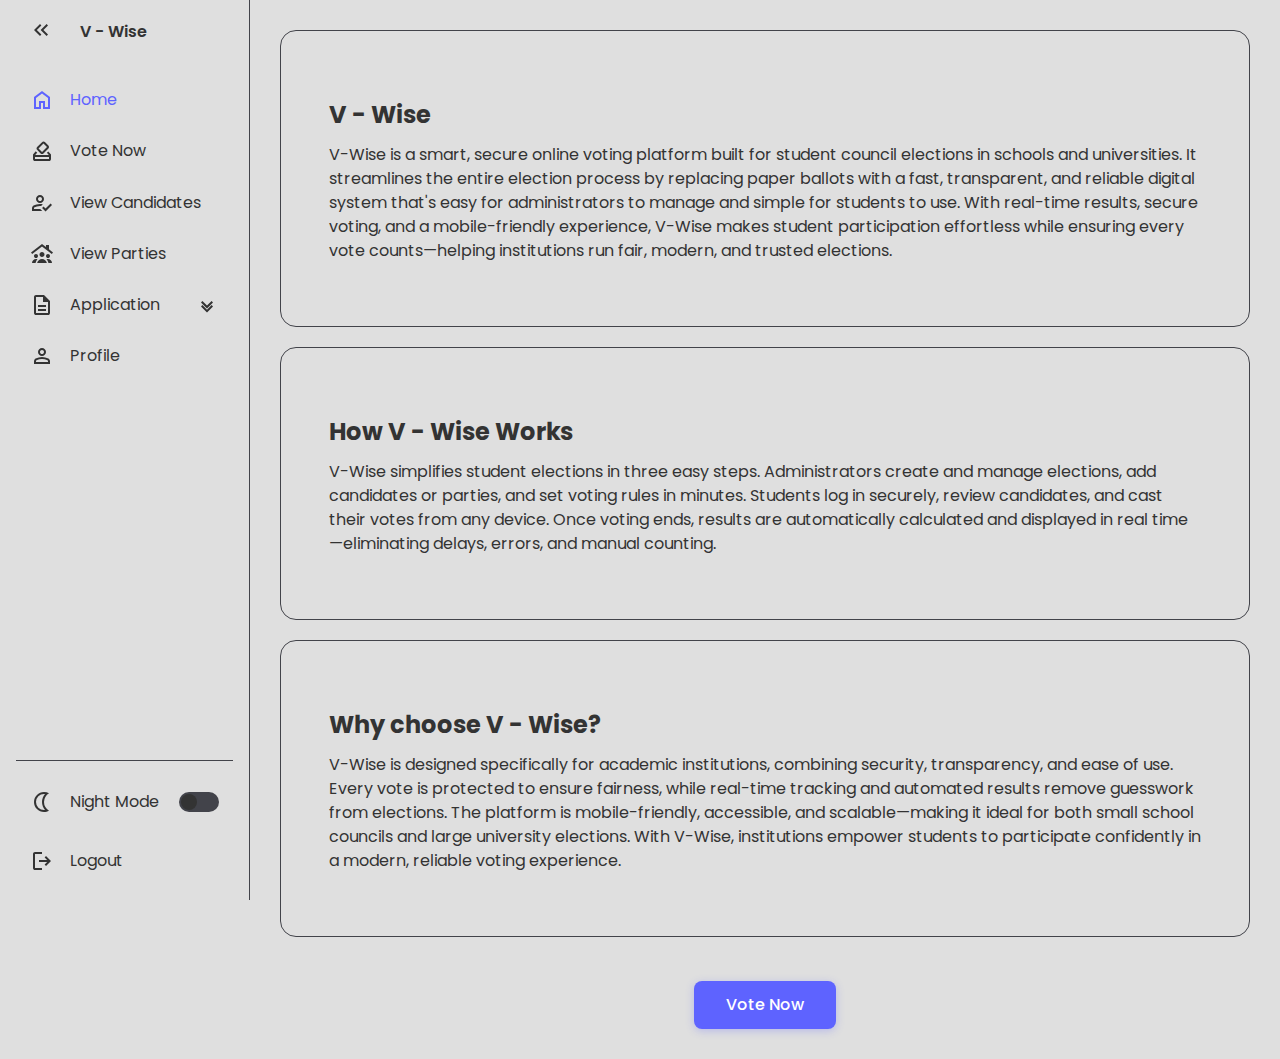
<file: frontend/components/userhome.html>
<!DOCTYPE html>
<html lang="en">
<head>
    <meta charset="UTF-8">
    <meta name="viewport" content="width=device-width, initial-scale=1.0">
    <link rel="stylesheet" href="./userhome.css">
    <title>Homepage | V - Wise</title>
</head>
<body>
    <nav id="sidebar">
        <ul>
            <li>
                <button id="toggle-btn">
                    <svg xmlns="http://www.w3.org/2000/svg" height="24px" viewBox="0 -960 960 960" width="24px" fill="#e3e3e3"><path d="M440-240 200-480l240-240 56 56-183 184 183 184-56 56Zm264 0L464-480l240-240 56 56-183 184 183 184-56 56Z"/></svg>
                </button>
                <span class="logo">V - Wise</span>
            </li>
            <li class="active">
                <a href="userhome.html" class="href">
                    <svg xmlns="http://www.w3.org/2000/svg" height="24px" viewBox="0 -960 960 960" width="24px" fill="#e3e3e3"><path d="M240-200h120v-240h240v240h120v-360L480-740 240-560v360Zm-80 80v-480l320-240 320 240v480H520v-240h-80v240H160Zm320-350Z"/></svg>
                    <span>
                        Home
                    </span>
                </a>
            </li>
            <li>
                <a href="votenow.html" class="href">
                    <svg xmlns="http://www.w3.org/2000/svg" height="24px" viewBox="0 -960 960 960" width="24px" fill="#e3e3e3"><path d="M200-80q-33 0-56.5-23.5T120-160v-182l110-125 57 57-80 90h546l-78-88 57-57 108 123v182q0 33-23.5 56.5T760-80H200Zm0-80h560v-80H200v80Zm225-225L284-526q-23-23-22.5-56.5T285-639l196-196q23-23 57-24t57 22l141 141q23 23 24 56t-22 56L538-384q-23 23-56.5 22.5T425-385Zm255-254L539-780 341-582l141 141 198-198ZM200-160v-80 80Z"/></svg>
                    <span>Vote Now</span>
                </a>
            </li>
            <li>
                <a href="viewcandidates.html" class="href">
                    <svg xmlns="http://www.w3.org/2000/svg" height="24px" viewBox="0 -960 960 960" width="24px" fill="#e3e3e3"><path d="M80-160v-112q0-33 17-62t47-44q51-26 115-44t141-18q30 0 58.5 3t55.5 9l-70 70q-11-2-21.5-2H400q-71 0-127.5 17T180-306q-9 5-14.5 14t-5.5 20v32h250l80 80H80Zm542 16L484-282l56-56 82 82 202-202 56 56-258 258ZM400-480q-66 0-113-47t-47-113q0-66 47-113t113-47q66 0 113 47t47 113q0 66-47 113t-113 47Zm10 240Zm-10-320q33 0 56.5-23.5T480-640q0-33-23.5-56.5T400-720q-33 0-56.5 23.5T320-640q0 33 23.5 56.5T400-560Zm0-80Z"/></svg>
                    <span>
                        View Candidates
                    </span>
                </a>
            </li>
            <li>
                <a href="viewparties.html" class="href">
                    <svg xmlns="http://www.w3.org/2000/svg" height="24px" viewBox="0 -960 960 960" width="24px" fill="#e3e3e3"><path d="M240-320q-33 0-56.5-23.5T160-400q0-33 23.5-56.5T240-480q33 0 56.5 23.5T320-400q0 33-23.5 56.5T240-320Zm480 0q-33 0-56.5-23.5T640-400q0-33 23.5-56.5T720-480q33 0 56.5 23.5T800-400q0 33-23.5 56.5T720-320Zm-240-40q-42 0-71-29t-29-71q0-42 29-71t71-29q42 0 71 29t29 71q0 42-29 71t-71 29ZM284-120q14-69 68.5-114.5T480-280q73 0 127.5 45.5T676-120H284Zm-204 0q0-66 47-113t113-47q17 0 32 3t29 9q-30 29-50 66.5T224-120H80Zm656 0q-7-44-27-81.5T659-268q14-6 29-9t32-3q66 0 113 47t47 113H736ZM88-480l-48-64 440-336 160 122v-82h120v174l160 122-48 64-392-299L88-480Z"/></svg>
                    <span>
                        View Parties
                    </span>
                </a>
            </li>
            <li class="dropdown">
                <button class="dropdown-toggle">
                    <svg xmlns="http://www.w3.org/2000/svg" height="24px" viewBox="0 -960 960 960" width="24px" fill="#e3e3e3"><path d="M320-240h320v-80H320v80Zm0-160h320v-80H320v80ZM240-80q-33 0-56.5-23.5T160-160v-640q0-33 23.5-56.5T240-880h320l240 240v480q0 33-23.5 56.5T720-80H240Zm280-520v-200H240v640h480v-440H520ZM240-800v200-200 640-640Z"/></svg>
                    <span>Application</span>
                    <svg class="dropdown-arrow" xmlns="http://www.w3.org/2000/svg" height="24px" viewBox="0 -960 960 960" width="24px" fill="#e3e3e3"><path d="M480-345 240-585l56-56 184 184 184-184 56 56-240 240Zm0 165L240-420l56-56 184 184 184-184 56 56-240 240Z"/></svg>
                </button>
                <ul class="dropdown-menu">
                    <li>
                        <a href="candidacy.html" class="href">
                            <span>Candidacy</span>
                        </a>
                    </li>
                    <li>
                        <a href="partylist.html" class="href">
                            <span>Partylist</span>
                        </a>
                    </li>
                </ul>
            </li>
            <li>
                <a href="profile.html" class="href">
                    <svg xmlns="http://www.w3.org/2000/svg" height="24px" viewBox="0 -960 960 960" width="24px" fill="#e3e3e3"><path d="M480-480q-66 0-113-47t-47-113q0-66 47-113t113-47q66 0 113 47t47 113q0 66-47 113t-113 47ZM160-160v-112q0-34 17.5-62.5T224-378q62-31 126-46.5T480-440q66 0 130 15.5T736-378q29 15 46.5 43.5T800-272v112H160Zm80-80h480v-32q0-11-5.5-20T700-306q-54-27-109-40.5T480-360q-56 0-111 13.5T260-306q-9 5-14.5 14t-5.5 20v32Zm240-320q33 0 56.5-23.5T560-640q0-33-23.5-56.5T480-720q-33 0-56.5 23.5T400-640q0 33 23.5 56.5T480-560Zm0-80Zm0 400Z"/></svg>
                    <span>
                        Profile
                    </span>
                </a>
            </li>
        </ul>
        
        <div class="bottom-nav">
            <ul>
                <li>
                    <button id="light-mode-btn">
                        <svg xmlns="http://www.w3.org/2000/svg" height="24px" viewBox="0 -960 960 960" width="24px" fill="#e3e3e3"><path d="M560-80q-82 0-155-31.5t-127.5-86Q223-252 191.5-325T160-480q0-83 31.5-155.5t86-127Q332-817 405-848.5T560-880q54 0 105 14t95 40q-91 53-145.5 143.5T560-480q0 112 54.5 202.5T760-134q-44 26-95 40T560-80Zm0-80h21q10 0 19-2-57-66-88.5-147.5T480-480q0-89 31.5-170.5T600-798q-9-2-19-2h-21q-133 0-226.5 93.5T240-480q0 133 93.5 226.5T560-160Zm-80-320Z"/></svg>
                        <span>Night Mode</span>
                        <div class="toggle-switch">
                            <div class="slider"></div>
                        </div>
                    </button>
                </li>
                <li>
                    <button id="logout-btn">
                        <svg xmlns="http://www.w3.org/2000/svg" height="24px" viewBox="0 -960 960 960" width="24px" fill="#e3e3e3"><path d="M200-120q-33 0-56.5-23.5T120-200v-560q0-33 23.5-56.5T200-840h280v80H200v560h280v80H200Zm440-160-55-58 102-102H360v-80h327L585-622l55-58 200 200-200 200Z"/></svg>
                        <span>Logout</span>
                    </button>
                </li>
            </ul>
        </div>
    </nav>
<main>
    <div class="container">
      <h2>V - Wise</h2>
      <p>V-Wise is a smart, secure online voting platform built for student council elections in schools and universities. It streamlines the entire election process by replacing paper ballots with a fast, transparent, and reliable digital system that's easy for administrators to manage and simple for students to use. With real-time results, secure voting, and a mobile-friendly experience, V-Wise makes student participation effortless while ensuring every vote counts—helping institutions run fair, modern, and trusted elections.</p>
    </div>
    <div class="container">
      <h2>How V - Wise Works</h2>
      <p>V-Wise simplifies student elections in three easy steps. Administrators create and manage elections, add candidates or parties, and set voting rules in minutes. Students log in securely, review candidates, and cast their votes from any device. Once voting ends, results are automatically calculated and displayed in real time—eliminating delays, errors, and manual counting.</p>
    </div>
    <div class="container">
      <h2>Why choose V - Wise?</h2>
      <p>V-Wise is designed specifically for academic institutions, combining security, transparency, and ease of use. Every vote is protected to ensure fairness, while real-time tracking and automated results remove guesswork from elections. The platform is mobile-friendly, accessible, and scalable—making it ideal for both small school councils and large university elections. With V-Wise, institutions empower students to participate confidently in a modern, reliable voting experience.</p>
    </div>
    <div class="vote-btn-wrapper">
        <a href="votenow.html" class="vote-now-btn">Vote Now</a>
    </div>
  </main>
<script src="./sidebar.js"></script>
</body>
</html>
</file>
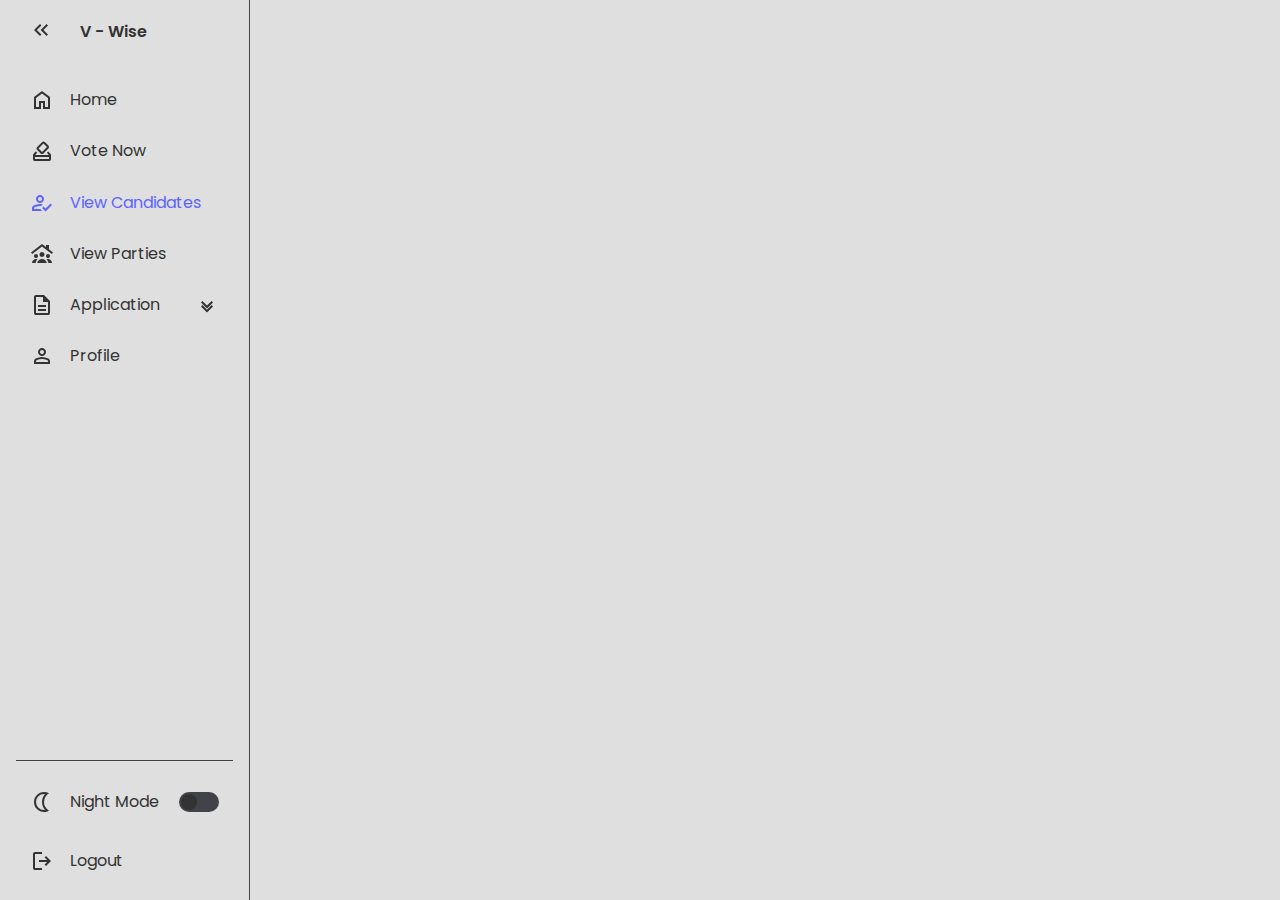
<file: frontend/components/viewcandidates.html>
<!DOCTYPE html>
<html lang="en">
<head>
    <meta charset="UTF-8">
    <link rel="stylesheet" href="./userhome.css">
    <meta name="viewport" content="width=device-width, initial-scale=1.0">
    <title>Vote Now</title>
</head>
<body>
        <nav id="sidebar">
        <ul>
            <li>
                <button id="toggle-btn">
                    <svg xmlns="http://www.w3.org/2000/svg" height="24px" viewBox="0 -960 960 960" width="24px" fill="#e3e3e3"><path d="M440-240 200-480l240-240 56 56-183 184 183 184-56 56Zm264 0L464-480l240-240 56 56-183 184 183 184-56 56Z"/></svg>
                </button>
                <span class="logo">V - Wise</span>
            </li>
            <li>
                <a href="userhome.html" class="href">
                    <svg xmlns="http://www.w3.org/2000/svg" height="24px" viewBox="0 -960 960 960" width="24px" fill="#e3e3e3"><path d="M240-200h120v-240h240v240h120v-360L480-740 240-560v360Zm-80 80v-480l320-240 320 240v480H520v-240h-80v240H160Zm320-350Z"/></svg>
                    <span>
                        Home
                    </span>
                </a>
            </li>
            <li>
                <a href="votenow.html" class="href">
                    <svg xmlns="http://www.w3.org/2000/svg" height="24px" viewBox="0 -960 960 960" width="24px" fill="#e3e3e3"><path d="M200-80q-33 0-56.5-23.5T120-160v-182l110-125 57 57-80 90h546l-78-88 57-57 108 123v182q0 33-23.5 56.5T760-80H200Zm0-80h560v-80H200v80Zm225-225L284-526q-23-23-22.5-56.5T285-639l196-196q23-23 57-24t57 22l141 141q23 23 24 56t-22 56L538-384q-23 23-56.5 22.5T425-385Zm255-254L539-780 341-582l141 141 198-198ZM200-160v-80 80Z"/></svg>
                    <span>Vote Now</span>
                </a>
            </li>
            <li class="active">
                <a href="viewcandidates.html" class="href">
                    <svg xmlns="http://www.w3.org/2000/svg" height="24px" viewBox="0 -960 960 960" width="24px" fill="#e3e3e3"><path d="M80-160v-112q0-33 17-62t47-44q51-26 115-44t141-18q30 0 58.5 3t55.5 9l-70 70q-11-2-21.5-2H400q-71 0-127.5 17T180-306q-9 5-14.5 14t-5.5 20v32h250l80 80H80Zm542 16L484-282l56-56 82 82 202-202 56 56-258 258ZM400-480q-66 0-113-47t-47-113q0-66 47-113t113-47q66 0 113 47t47 113q0 66-47 113t-113 47Zm10 240Zm-10-320q33 0 56.5-23.5T480-640q0-33-23.5-56.5T400-720q-33 0-56.5 23.5T320-640q0 33 23.5 56.5T400-560Zm0-80Z"/></svg>
                    <span>
                        View Candidates
                    </span>
                </a>
            </li>
            <li>
                <a href="viewparties.html" class="href">
                    <svg xmlns="http://www.w3.org/2000/svg" height="24px" viewBox="0 -960 960 960" width="24px" fill="#e3e3e3"><path d="M240-320q-33 0-56.5-23.5T160-400q0-33 23.5-56.5T240-480q33 0 56.5 23.5T320-400q0 33-23.5 56.5T240-320Zm480 0q-33 0-56.5-23.5T640-400q0-33 23.5-56.5T720-480q33 0 56.5 23.5T800-400q0 33-23.5 56.5T720-320Zm-240-40q-42 0-71-29t-29-71q0-42 29-71t71-29q42 0 71 29t29 71q0 42-29 71t-71 29ZM284-120q14-69 68.5-114.5T480-280q73 0 127.5 45.5T676-120H284Zm-204 0q0-66 47-113t113-47q17 0 32 3t29 9q-30 29-50 66.5T224-120H80Zm656 0q-7-44-27-81.5T659-268q14-6 29-9t32-3q66 0 113 47t47 113H736ZM88-480l-48-64 440-336 160 122v-82h120v174l160 122-48 64-392-299L88-480Z"/></svg>
                    <span>
                        View Parties
                    </span>
                </a>
            </li>
            <li class="dropdown">
                <button class="dropdown-toggle">
                    <svg xmlns="http://www.w3.org/2000/svg" height="24px" viewBox="0 -960 960 960" width="24px" fill="#e3e3e3"><path d="M320-240h320v-80H320v80Zm0-160h320v-80H320v80ZM240-80q-33 0-56.5-23.5T160-160v-640q0-33 23.5-56.5T240-880h320l240 240v480q0 33-23.5 56.5T720-80H240Zm280-520v-200H240v640h480v-440H520ZM240-800v200-200 640-640Z"/></svg>
                    <span>Application</span>
                    <svg class="dropdown-arrow" xmlns="http://www.w3.org/2000/svg" height="24px" viewBox="0 -960 960 960" width="24px" fill="#e3e3e3"><path d="M480-345 240-585l56-56 184 184 184-184 56 56-240 240Zm0 165L240-420l56-56 184 184 184-184 56 56-240 240Z"/></svg>
                </button>
                <ul class="dropdown-menu">
                    <li>
                        <a href="Candidacy.html" class="href">
                            <span>Candidacy</span>
                        </a>
                    </li>
                    <li>
                        <a href="Partylist.html" class="href">
                            <span>Partylist</span>
                        </a>
                    </li>
                </ul>
            </li>
            <li>
                <a href="profile.html" class="href">
                    <svg xmlns="http://www.w3.org/2000/svg" height="24px" viewBox="0 -960 960 960" width="24px" fill="#e3e3e3"><path d="M480-480q-66 0-113-47t-47-113q0-66 47-113t113-47q66 0 113 47t47 113q0 66-47 113t-113 47ZM160-160v-112q0-34 17.5-62.5T224-378q62-31 126-46.5T480-440q66 0 130 15.5T736-378q29 15 46.5 43.5T800-272v112H160Zm80-80h480v-32q0-11-5.5-20T700-306q-54-27-109-40.5T480-360q-56 0-111 13.5T260-306q-9 5-14.5 14t-5.5 20v32Zm240-320q33 0 56.5-23.5T560-640q0-33-23.5-56.5T480-720q-33 0-56.5 23.5T400-640q0 33 23.5 56.5T480-560Zm0-80Zm0 400Z"/></svg>
                    <span>
                        Profile
                    </span>
                </a>
            </li>
        </ul>
        
        <div class="bottom-nav">
            <ul>
                <li>
                    <button id="light-mode-btn">
                        <svg xmlns="http://www.w3.org/2000/svg" height="24px" viewBox="0 -960 960 960" width="24px" fill="#e3e3e3"><path d="M560-80q-82 0-155-31.5t-127.5-86Q223-252 191.5-325T160-480q0-83 31.5-155.5t86-127Q332-817 405-848.5T560-880q54 0 105 14t95 40q-91 53-145.5 143.5T560-480q0 112 54.5 202.5T760-134q-44 26-95 40T560-80Zm0-80h21q10 0 19-2-57-66-88.5-147.5T480-480q0-89 31.5-170.5T600-798q-9-2-19-2h-21q-133 0-226.5 93.5T240-480q0 133 93.5 226.5T560-160Zm-80-320Z"/></svg>
                        <span>Night Mode</span>
                        <div class="toggle-switch">
                            <div class="slider"></div>
                        </div>
                    </button>
                </li>
                <li>
                    <button id="logout-btn">
                        <svg xmlns="http://www.w3.org/2000/svg" height="24px" viewBox="0 -960 960 960" width="24px" fill="#e3e3e3"><path d="M200-120q-33 0-56.5-23.5T120-200v-560q0-33 23.5-56.5T200-840h280v80H200v560h280v80H200Zm440-160-55-58 102-102H360v-80h327L585-622l55-58 200 200-200 200Z"/></svg>
                        <span>Logout</span>
                    </button>
                </li>
            </ul>
        </div>
    </nav>
    <script src="./sidebar.js"></script>
</body>
</html>
</file>
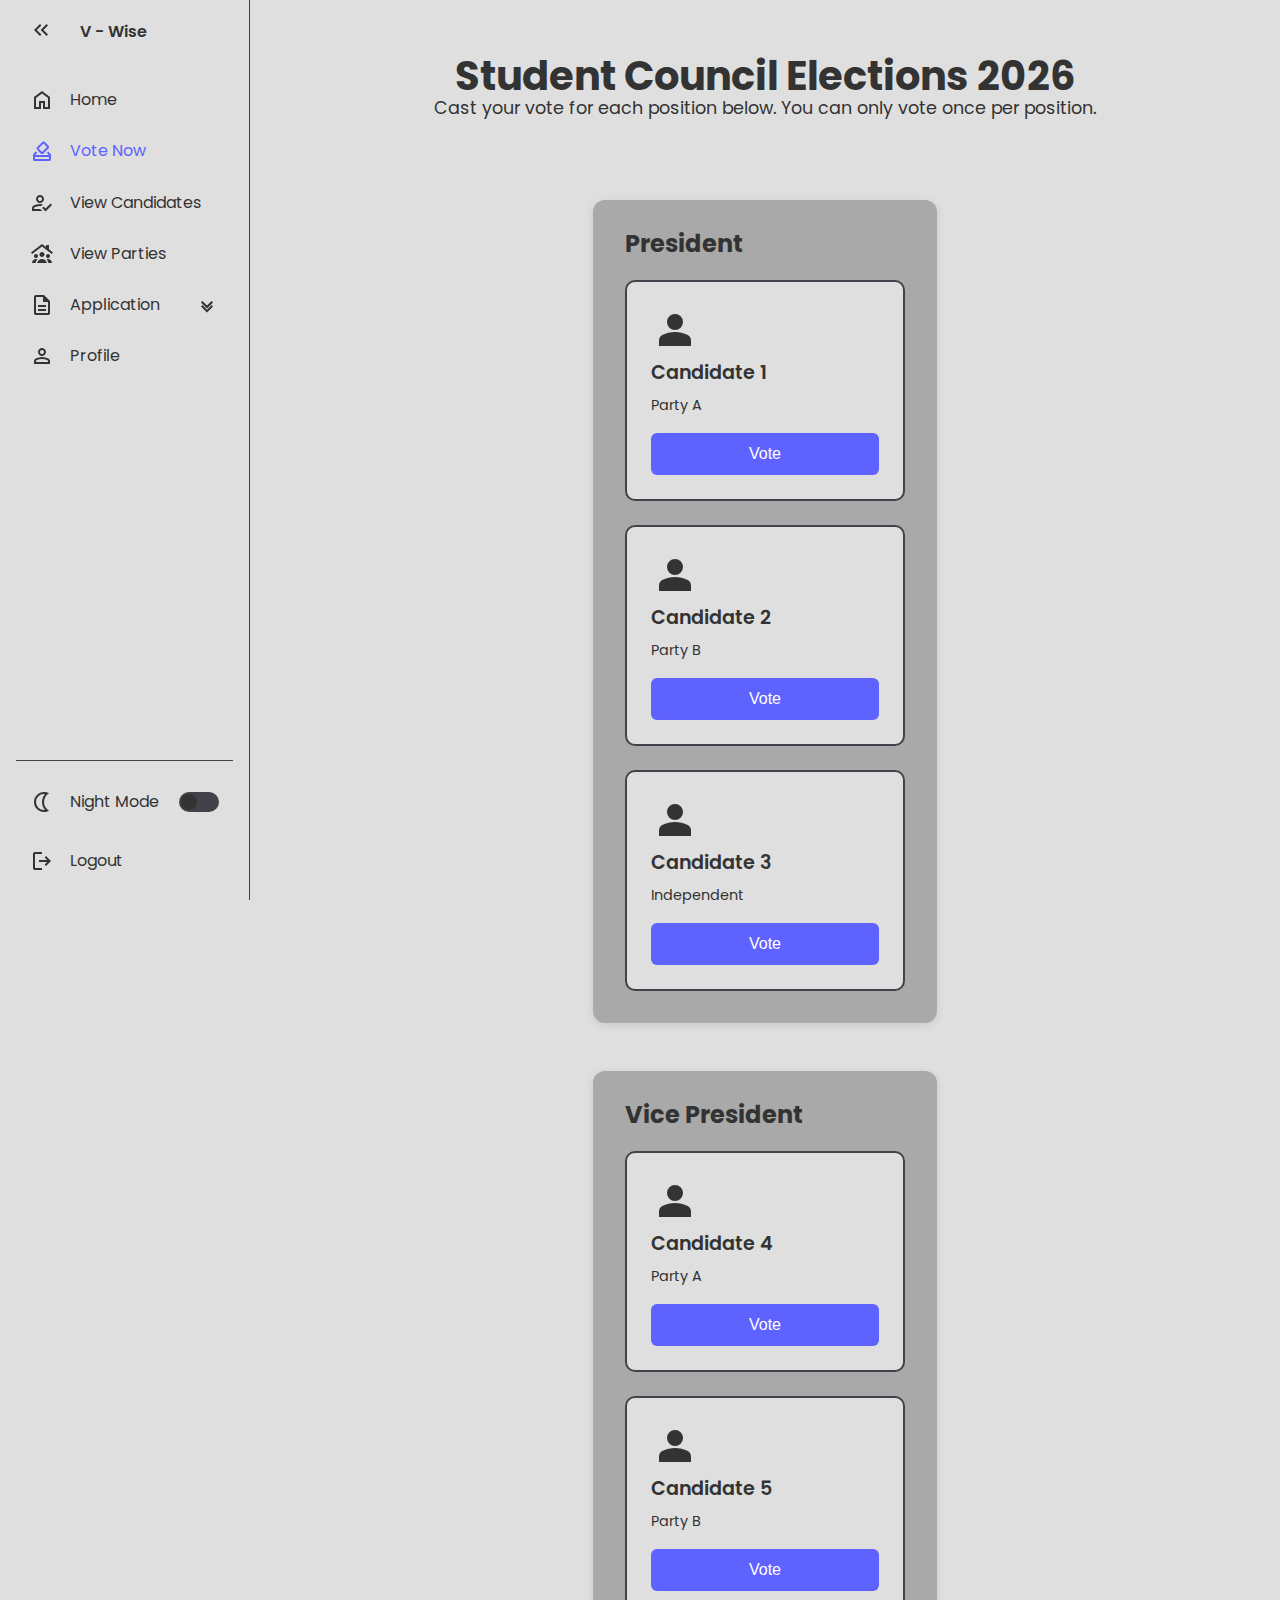
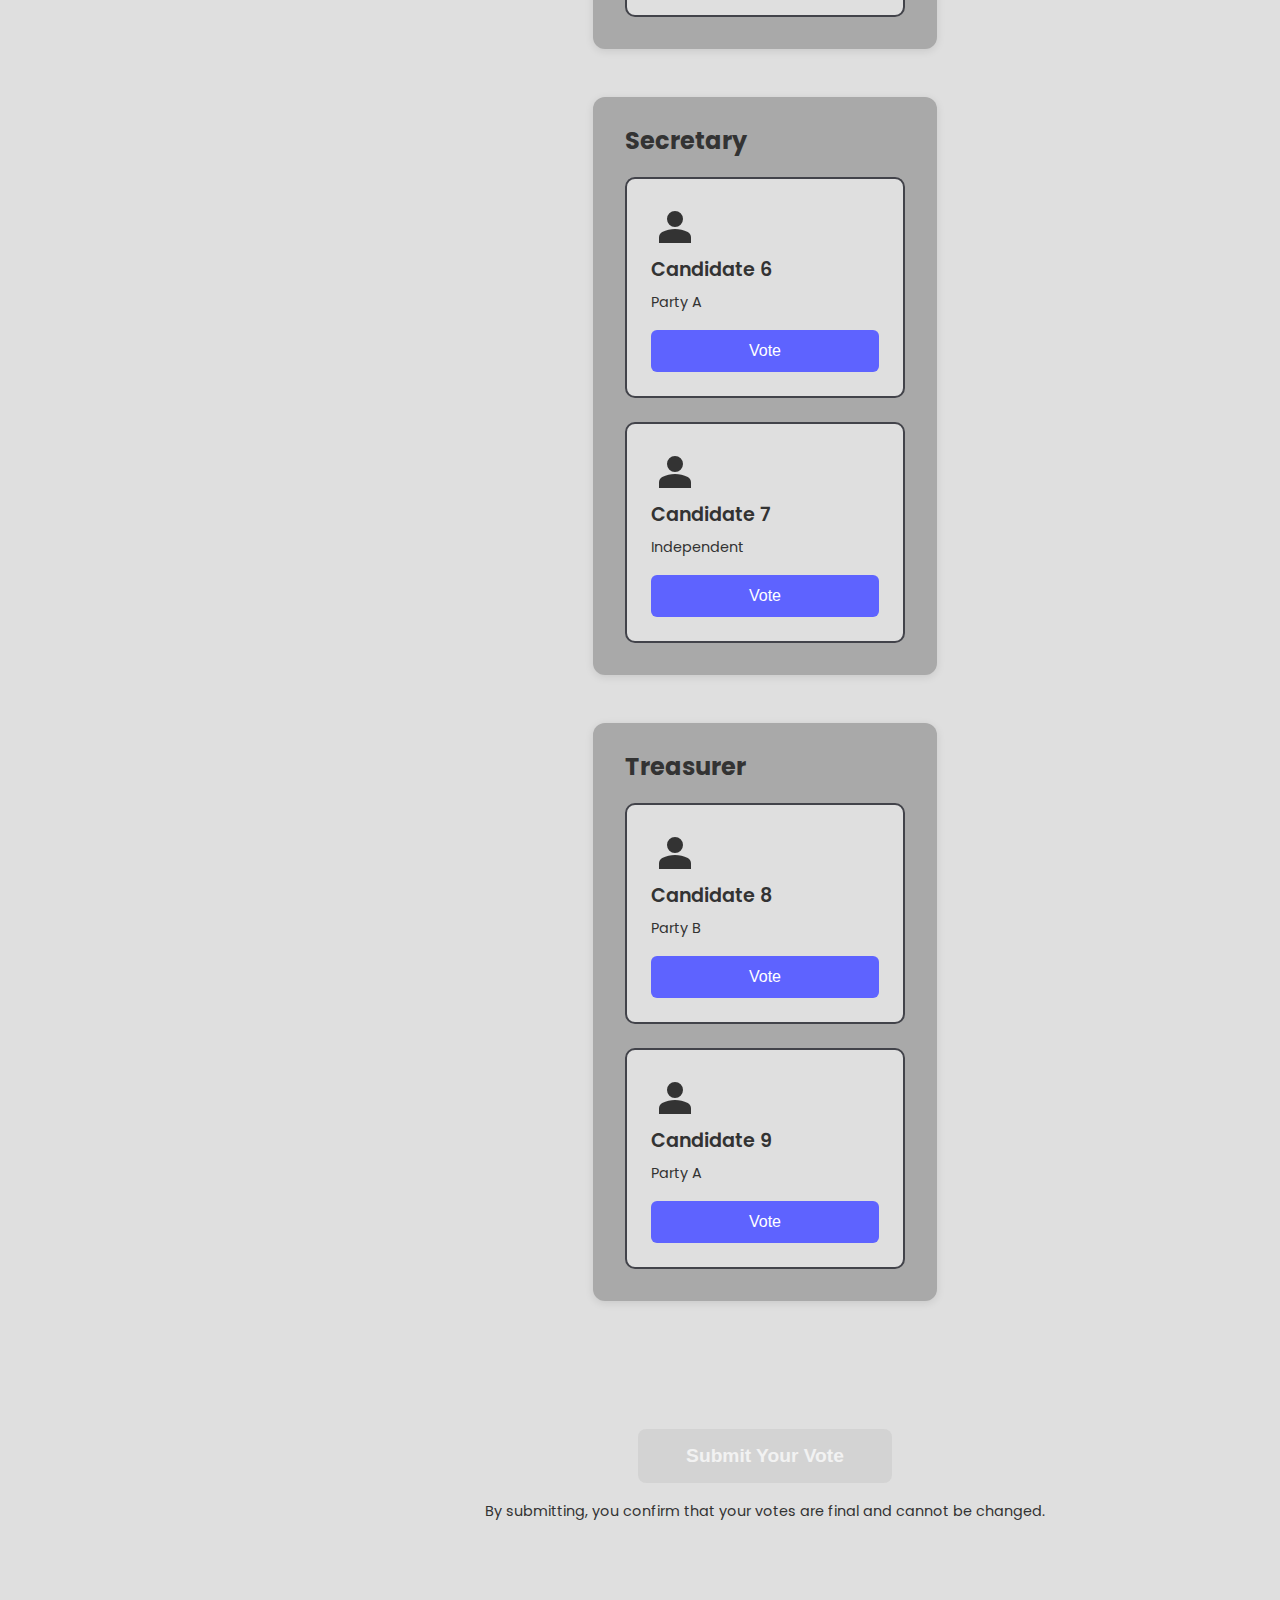
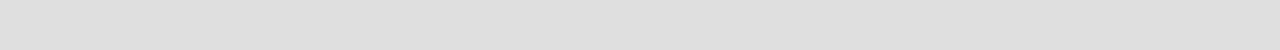
<file: frontend/components/votenow.html>
<!DOCTYPE html>
<html lang="en">
<head>
    <meta charset="UTF-8">
    <link rel="stylesheet" href="./userhome.css">
    <link rel="stylesheet" href="./voting.css">
    <meta name="viewport" content="width=device-width, initial-scale=1.0">
    <title>Vote Now | V - Wise</title>
</head>
<body>
    <nav id="sidebar">
        <ul>
            <li>
                <button id="toggle-btn">
                    <svg xmlns="http://www.w3.org/2000/svg" height="24px" viewBox="0 -960 960 960" width="24px" fill="#e3e3e3"><path d="M440-240 200-480l240-240 56 56-183 184 183 184-56 56Zm264 0L464-480l240-240 56 56-183 184 183 184-56 56Z"/></svg>
                </button>
                <span class="logo">V - Wise</span>
            </li>
            <li>
                <a href="userhome.html" class="href">
                    <svg xmlns="http://www.w3.org/2000/svg" height="24px" viewBox="0 -960 960 960" width="24px" fill="#e3e3e3"><path d="M240-200h120v-240h240v240h120v-360L480-740 240-560v360Zm-80 80v-480l320-240 320 240v480H520v-240h-80v240H160Zm320-350Z"/></svg>
                    <span>
                        Home
                    </span>
                </a>
            </li>
            <li class="active">
                <a href="votenow.html" class="href">
                    <svg xmlns="http://www.w3.org/2000/svg" height="24px" viewBox="0 -960 960 960" width="24px" fill="#e3e3e3"><path d="M200-80q-33 0-56.5-23.5T120-160v-182l110-125 57 57-80 90h546l-78-88 57-57 108 123v182q0 33-23.5 56.5T760-80H200Zm0-80h560v-80H200v80Zm225-225L284-526q-23-23-22.5-56.5T285-639l196-196q23-23 57-24t57 22l141 141q23 23 24 56t-22 56L538-384q-23 23-56.5 22.5T425-385Zm255-254L539-780 341-582l141 141 198-198ZM200-160v-80 80Z"/></svg>
                    <span>Vote Now</span>
                </a>
            </li>
            <li>
                <a href="viewcandidates.html" class="href">
                    <svg xmlns="http://www.w3.org/2000/svg" height="24px" viewBox="0 -960 960 960" width="24px" fill="#e3e3e3"><path d="M80-160v-112q0-33 17-62t47-44q51-26 115-44t141-18q30 0 58.5 3t55.5 9l-70 70q-11-2-21.5-2H400q-71 0-127.5 17T180-306q-9 5-14.5 14t-5.5 20v32h250l80 80H80Zm542 16L484-282l56-56 82 82 202-202 56 56-258 258ZM400-480q-66 0-113-47t-47-113q0-66 47-113t113-47q66 0 113 47t47 113q0 66-47 113t-113 47Zm10 240Zm-10-320q33 0 56.5-23.5T480-640q0-33-23.5-56.5T400-720q-33 0-56.5 23.5T320-640q0 33 23.5 56.5T400-560Zm0-80Z"/></svg>
                    <span>
                        View Candidates
                    </span>
                </a>
            </li>
            <li>
                <a href="viewparties.html" class="href">
                    <svg xmlns="http://www.w3.org/2000/svg" height="24px" viewBox="0 -960 960 960" width="24px" fill="#e3e3e3"><path d="M240-320q-33 0-56.5-23.5T160-400q0-33 23.5-56.5T240-480q33 0 56.5 23.5T320-400q0 33-23.5 56.5T240-320Zm480 0q-33 0-56.5-23.5T640-400q0-33 23.5-56.5T720-480q33 0 56.5 23.5T800-400q0 33-23.5 56.5T720-320Zm-240-40q-42 0-71-29t-29-71q0-42 29-71t71-29q42 0 71 29t29 71q0 42-29 71t-71 29ZM284-120q14-69 68.5-114.5T480-280q73 0 127.5 45.5T676-120H284Zm-204 0q0-66 47-113t113-47q17 0 32 3t29 9q-30 29-50 66.5T224-120H80Zm656 0q-7-44-27-81.5T659-268q14-6 29-9t32-3q66 0 113 47t47 113H736ZM88-480l-48-64 440-336 160 122v-82h120v174l160 122-48 64-392-299L88-480Z"/></svg>
                    <span>
                        View Parties
                    </span>
                </a>
            </li>
            <li class="dropdown">
                <button class="dropdown-toggle">
                    <svg xmlns="http://www.w3.org/2000/svg" height="24px" viewBox="0 -960 960 960" width="24px" fill="#e3e3e3"><path d="M320-240h320v-80H320v80Zm0-160h320v-80H320v80ZM240-80q-33 0-56.5-23.5T160-160v-640q0-33 23.5-56.5T240-880h320l240 240v480q0 33-23.5 56.5T720-80H240Zm280-520v-200H240v640h480v-440H520ZM240-800v200-200 640-640Z"/></svg>
                    <span>Application</span>
                    <svg class="dropdown-arrow" xmlns="http://www.w3.org/2000/svg" height="24px" viewBox="0 -960 960 960" width="24px" fill="#e3e3e3"><path d="M480-345 240-585l56-56 184 184 184-184 56 56-240 240Zm0 165L240-420l56-56 184 184 184-184 56 56-240 240Z"/></svg>
                </button>
                <ul class="dropdown-menu">
                    <li>
                        <a href="candidacy.html" class="href">
                            <span>Candidacy</span>
                        </a>
                    </li>
                    <li>
                        <a href="partylist.html" class="href">
                            <span>Partylist</span>
                        </a>
                    </li>
                </ul>
            </li>
            <li>
                <a href="profile.html" class="href">
                    <svg xmlns="http://www.w3.org/2000/svg" height="24px" viewBox="0 -960 960 960" width="24px" fill="#e3e3e3"><path d="M480-480q-66 0-113-47t-47-113q0-66 47-113t113-47q66 0 113 47t47 113q0 66-47 113t-113 47ZM160-160v-112q0-34 17.5-62.5T224-378q62-31 126-46.5T480-440q66 0 130 15.5T736-378q29 15 46.5 43.5T800-272v112H160Zm80-80h480v-32q0-11-5.5-20T700-306q-54-27-109-40.5T480-360q-56 0-111 13.5T260-306q-9 5-14.5 14t-5.5 20v32Zm240-320q33 0 56.5-23.5T560-640q0-33-23.5-56.5T480-720q-33 0-56.5 23.5T400-640q0 33 23.5 56.5T480-560Zm0-80Zm0 400Z"/></svg>
                    <span>
                        Profile
                    </span>
                </a>
            </li>
        </ul>
        
        <div class="bottom-nav">
            <ul>
                <li>
                    <button id="light-mode-btn">
                        <svg xmlns="http://www.w3.org/2000/svg" height="24px" viewBox="0 -960 960 960" width="24px" fill="#e3e3e3"><path d="M560-80q-82 0-155-31.5t-127.5-86Q223-252 191.5-325T160-480q0-83 31.5-155.5t86-127Q332-817 405-848.5T560-880q54 0 105 14t95 40q-91 53-145.5 143.5T560-480q0 112 54.5 202.5T760-134q-44 26-95 40T560-80Zm0-80h21q10 0 19-2-57-66-88.5-147.5T480-480q0-89 31.5-170.5T600-798q-9-2-19-2h-21q-133 0-226.5 93.5T240-480q0 133 93.5 226.5T560-160Zm-80-320Z"/></svg>
                        <span>Night Mode</span>
                        <div class="toggle-switch">
                            <div class="slider"></div>
                        </div>
                    </button>
                </li>
                <li>
                    <button id="logout-btn">
                        <svg xmlns="http://www.w3.org/2000/svg" height="24px" viewBox="0 -960 960 960" width="24px" fill="#e3e3e3"><path d="M200-120q-33 0-56.5-23.5T120-200v-560q0-33 23.5-56.5T200-840h280v80H200v560h280v80H200Zm440-160-55-58 102-102H360v-80h327L585-622l55-58 200 200-200 200Z"/></svg>
                        <span>Logout</span>
                    </button>
                </li>
            </ul>
        </div>
    </nav>
    <main>
        <div class="voting-header">
            <h1>Student Council Elections 2026</h1>
            <p>Cast your vote for each position below. You can only vote once per position.</p>
        </div>

        <!-- President Position -->
        <div class="position-container">
            <h2 class="position-title">President</h2>
            <div class="candidates-grid">
                <div class="candidate-card">
                    <div class="candidate-info">
                        <div class="candidate-avatar">
                            <svg xmlns="http://www.w3.org/2000/svg" height="48px" viewBox="0 -960 960 960" width="48px" fill="currentColor"><path d="M480-480q-66 0-113-47t-47-113q0-66 47-113t113-47q66 0 113 47t47 113q0 66-47 113t-113 47ZM160-160v-112q0-34 17.5-62.5T224-378q62-31 126-46.5T480-440q66 0 130 15.5T736-378q29 15 46.5 43.5T800-272v112H160Z"/></svg>
                        </div>
                        <div class="candidate-details">
                            <h3 class="candidate-name">Candidate 1</h3>
                            <p class="candidate-party">Party A</p>
                        </div>
                    </div>
                    <button class="vote-btn" data-position="president" data-candidate="1">Vote</button>
                </div>

                <div class="candidate-card">
                    <div class="candidate-info">
                        <div class="candidate-avatar">
                            <svg xmlns="http://www.w3.org/2000/svg" height="48px" viewBox="0 -960 960 960" width="48px" fill="currentColor"><path d="M480-480q-66 0-113-47t-47-113q0-66 47-113t113-47q66 0 113 47t47 113q0 66-47 113t-113 47ZM160-160v-112q0-34 17.5-62.5T224-378q62-31 126-46.5T480-440q66 0 130 15.5T736-378q29 15 46.5 43.5T800-272v112H160Z"/></svg>
                        </div>
                        <div class="candidate-details">
                            <h3 class="candidate-name">Candidate 2</h3>
                            <p class="candidate-party">Party B</p>
                        </div>
                    </div>
                    <button class="vote-btn" data-position="president" data-candidate="2">Vote</button>
                </div>

                <div class="candidate-card">
                    <div class="candidate-info">
                        <div class="candidate-avatar">
                            <svg xmlns="http://www.w3.org/2000/svg" height="48px" viewBox="0 -960 960 960" width="48px" fill="currentColor"><path d="M480-480q-66 0-113-47t-47-113q0-66 47-113t113-47q66 0 113 47t47 113q0 66-47 113t-113 47ZM160-160v-112q0-34 17.5-62.5T224-378q62-31 126-46.5T480-440q66 0 130 15.5T736-378q29 15 46.5 43.5T800-272v112H160Z"/></svg>
                        </div>
                        <div class="candidate-details">
                            <h3 class="candidate-name">Candidate 3</h3>
                            <p class="candidate-party">Independent</p>
                        </div>
                    </div>
                    <button class="vote-btn" data-position="president" data-candidate="3">Vote</button>
                </div>
            </div>
        </div>

        <!-- Vice President Position -->
        <div class="position-container">
            <h2 class="position-title">Vice President</h2>
            <div class="candidates-grid">
                <div class="candidate-card">
                    <div class="candidate-info">
                        <div class="candidate-avatar">
                            <svg xmlns="http://www.w3.org/2000/svg" height="48px" viewBox="0 -960 960 960" width="48px" fill="currentColor"><path d="M480-480q-66 0-113-47t-47-113q0-66 47-113t113-47q66 0 113 47t47 113q0 66-47 113t-113 47ZM160-160v-112q0-34 17.5-62.5T224-378q62-31 126-46.5T480-440q66 0 130 15.5T736-378q29 15 46.5 43.5T800-272v112H160Z"/></svg>
                        </div>
                        <div class="candidate-details">
                            <h3 class="candidate-name">Candidate 4</h3>
                            <p class="candidate-party">Party A</p>
                        </div>
                    </div>
                    <button class="vote-btn" data-position="vice-president" data-candidate="4">Vote</button>
                </div>

                <div class="candidate-card">
                    <div class="candidate-info">
                        <div class="candidate-avatar">
                            <svg xmlns="http://www.w3.org/2000/svg" height="48px" viewBox="0 -960 960 960" width="48px" fill="currentColor"><path d="M480-480q-66 0-113-47t-47-113q0-66 47-113t113-47q66 0 113 47t47 113q0 66-47 113t-113 47ZM160-160v-112q0-34 17.5-62.5T224-378q62-31 126-46.5T480-440q66 0 130 15.5T736-378q29 15 46.5 43.5T800-272v112H160Z"/></svg>
                        </div>
                        <div class="candidate-details">
                            <h3 class="candidate-name">Candidate 5</h3>
                            <p class="candidate-party">Party B</p>
                        </div>
                    </div>
                    <button class="vote-btn" data-position="vice-president" data-candidate="5">Vote</button>
                </div>
            </div>
        </div>

        <!-- Secretary Position -->
        <div class="position-container">
            <h2 class="position-title">Secretary</h2>
            <div class="candidates-grid">
                <div class="candidate-card">
                    <div class="candidate-info">
                        <div class="candidate-avatar">
                            <svg xmlns="http://www.w3.org/2000/svg" height="48px" viewBox="0 -960 960 960" width="48px" fill="currentColor"><path d="M480-480q-66 0-113-47t-47-113q0-66 47-113t113-47q66 0 113 47t47 113q0 66-47 113t-113 47ZM160-160v-112q0-34 17.5-62.5T224-378q62-31 126-46.5T480-440q66 0 130 15.5T736-378q29 15 46.5 43.5T800-272v112H160Z"/></svg>
                        </div>
                        <div class="candidate-details">
                            <h3 class="candidate-name">Candidate 6</h3>
                            <p class="candidate-party">Party A</p>
                        </div>
                    </div>
                    <button class="vote-btn" data-position="secretary" data-candidate="6">Vote</button>
                </div>

                <div class="candidate-card">
                    <div class="candidate-info">
                        <div class="candidate-avatar">
                            <svg xmlns="http://www.w3.org/2000/svg" height="48px" viewBox="0 -960 960 960" width="48px" fill="currentColor"><path d="M480-480q-66 0-113-47t-47-113q0-66 47-113t113-47q66 0 113 47t47 113q0 66-47 113t-113 47ZM160-160v-112q0-34 17.5-62.5T224-378q62-31 126-46.5T480-440q66 0 130 15.5T736-378q29 15 46.5 43.5T800-272v112H160Z"/></svg>
                        </div>
                        <div class="candidate-details">
                            <h3 class="candidate-name">Candidate 7</h3>
                            <p class="candidate-party">Independent</p>
                        </div>
                    </div>
                    <button class="vote-btn" data-position="secretary" data-candidate="7">Vote</button>
                </div>
            </div>
        </div>

        <!-- Treasurer Position -->
        <div class="position-container">
            <h2 class="position-title">Treasurer</h2>
            <div class="candidates-grid">
                <div class="candidate-card">
                    <div class="candidate-info">
                        <div class="candidate-avatar">
                            <svg xmlns="http://www.w3.org/2000/svg" height="48px" viewBox="0 -960 960 960" width="48px" fill="currentColor"><path d="M480-480q-66 0-113-47t-47-113q0-66 47-113t113-47q66 0 113 47t47 113q0 66-47 113t-113 47ZM160-160v-112q0-34 17.5-62.5T224-378q62-31 126-46.5T480-440q66 0 130 15.5T736-378q29 15 46.5 43.5T800-272v112H160Z"/></svg>
                        </div>
                        <div class="candidate-details">
                            <h3 class="candidate-name">Candidate 8</h3>
                            <p class="candidate-party">Party B</p>
                        </div>
                    </div>
                    <button class="vote-btn" data-position="treasurer" data-candidate="8">Vote</button>
                </div>

                <div class="candidate-card">
                    <div class="candidate-info">
                        <div class="candidate-avatar">
                            <svg xmlns="http://www.w3.org/2000/svg" height="48px" viewBox="0 -960 960 960" width="48px" fill="currentColor"><path d="M480-480q-66 0-113-47t-47-113q0-66 47-113t113-47q66 0 113 47t47 113q0 66-47 113t-113 47ZM160-160v-112q0-34 17.5-62.5T224-378q62-31 126-46.5T480-440q66 0 130 15.5T736-378q29 15 46.5 43.5T800-272v112H160Z"/></svg>
                        </div>
                        <div class="candidate-details">
                            <h3 class="candidate-name">Candidate 9</h3>
                            <p class="candidate-party">Party A</p>
                        </div>
                    </div>
                    <button class="vote-btn" data-position="auditor" data-candidate="11">Vote</button>
                </div>
            </div>
        </div>

        <!-- Submit Vote Button -->
        <div class="submit-container">
            <button class="submit-vote-btn" id="submit-vote-btn">Submit Your Vote</button>
            <p class="vote-disclaimer">By submitting, you confirm that your votes are final and cannot be changed.</p>
        </div>
    </main>
    <script src="./sidebar.js"></script>
    <script src="./voting.js"></script>
</body>
</html>
</file>
<file: frontend/components/userhome.css>
@import url('https://fonts.googleapis.com/css2?family=Poppins:ital,wght@0,100;0,200;0,300;0,400;0,500;0,600;0,700;0,800;0,900;1,100;1,200;1,300;1,400;1,500;1,600;1,700;1,800;1,900&display=swap');

:root{
  --base-clr: #dfdfdf;
  --line-clr: #42434a;
  --hover-clr: #a9a9a9;
  --text-clr: #333;
  --accent-clr: #5e63ff;
  --secondary-text-clr: #333;
}

body.light-mode{
  --base-clr: #11121a;
  --line-clr: #d0d0d0;
  --hover-clr: #333;
  --text-clr: #dfdfdf;
  --accent-clr: #5e63ff;
  --secondary-text-clr: #dfdfdf;
}


*{
  margin: 0;
  padding: 0;
}

html{
  font-family: Poppins, 'Segoe UI', Tahoma, Geneva, Verdana, sans-serif;
  line-height: 1.5rem;
}

body{
  min-height: 100vh;
  min-height: 100dvh;
  background-color: var(--base-clr);
  color: var(--text-clr);
  display: grid;
  grid-template-columns: auto 1fr;
}

#sidebar{
  box-sizing: border-box;
  height: 100vh;
  width: 250px;
  padding: 5px 1em;
  background-color: var(--base-clr);
  border-right: 1px solid var(--line-clr);
  position: sticky;
  top: 0;
  align-self: start;
  transition: 300ms ease-in-out;
  overflow: hidden;
  text-wrap: nowrap;
  display: flex;
  flex-direction: column;
}

#sidebar.close{
  padding: 5px;
  width: 60px;
}

#sidebar ul{
  list-style: none;
}

#sidebar > ul{
  flex-grow: 1;
}

#sidebar > ul > li:first-child{
  display: flex;
  justify-content: space-between;
  align-items: center;
  margin-bottom: 16px;
}

#sidebar > ul > li:first-child .logo{
  font-weight: 600;
  flex-grow: 1;
  text-align: center;
}

#sidebar ul li.active a{
  color: var(--accent-clr);
}

#sidebar ul li.active a svg{
  fill: var(--accent-clr);
}

#sidebar a,
#sidebar .logo{
  border-radius: .5em;
  padding: .85em;
  text-decoration: none;
  color: var(--text-clr);
  display: flex;
  align-items: center;
  gap: 1em;
}

#sidebar svg{
  flex-shrink: 0;
  fill: var(--text-clr);
}

#sidebar a span{
  flex-grow: 1;
}

#sidebar a:hover{
  background-color: var(--hover-clr);
}

#toggle-btn{
  padding: 1em;
  border: none;
  border-radius: .5em;
  background: none;
  cursor: pointer;
}

#toggle-btn svg{
  transition: rotate 150ms ease;
}

#toggle-btn:hover{
  background-color: var(--hover-clr);
}

#sidebar .bottom-nav{
  margin-top: auto;
  padding-top: 1em;
  border-top: 1px solid var(--line-clr);
}

#sidebar .bottom-nav li{
  margin-bottom: 0.5em;
}

#sidebar .bottom-nav button{
  width: 100%;
  border-radius: .5em;
  padding: .85em;
  text-decoration: none;
  color: var(--text-clr);
  display: flex;
  align-items: center;
  gap: 1em;
  background: none;
  border: none;
  font: inherit;
  cursor: pointer;
  text-align: left;
}

#sidebar .bottom-nav button:hover{
  background-color: var(--hover-clr);
}

#sidebar .bottom-nav svg{
  flex-shrink: 0;
  fill: var(--text-clr);
}

#sidebar .bottom-nav span{
  flex-grow: 1;
}

/* Night mode toggle switch */
.toggle-switch{
  width: 40px;
  height: 20px;
  background-color: var(--line-clr);
  border-radius: 10px;
  position: relative;
  cursor: pointer;
  transition: background-color 200ms ease;
}

.toggle-switch.active{
  background-color: var(--accent-clr);
}

.toggle-switch .slider{
  width: 16px;
  height: 16px;
  background-color: var(--text-clr);
  border-radius: 50%;
  position: absolute;
  top: 2px;
  left: 2px;
  transition: transform 200ms ease;
}

.toggle-switch.active .slider{
  transform: translateX(20px);
}

/* Dropdown menu styles */
.dropdown{
  position: relative;
}

.dropdown-toggle{
  width: 100%;
  border-radius: .5em;
  padding: .85em;
  text-decoration: none;
  color: var(--text-clr);
  display: flex;
  align-items: center;
  gap: 1em;
  background: none;
  border: none;
  font: inherit;
  cursor: pointer;
  text-align: left;
}

.dropdown-toggle:hover{
  background-color: var(--hover-clr);
}

.dropdown-toggle svg{
  flex-shrink: 0;
  fill: var(--text-clr);
}

.dropdown-toggle span{
  flex-grow: 1;
}

.dropdown-arrow{
  transition: transform 200ms ease;
}

.dropdown.open .dropdown-arrow{
  transform: rotate(180deg);
}

.dropdown-menu{
  max-height: 0;
  overflow: hidden;
  transition: max-height 300ms ease;
  padding-left: 1em;
}

.dropdown.open .dropdown-menu{
  max-height: 200px;
}

.dropdown-menu li{
  margin: 0;
}

.dropdown-menu a{
  padding: .65em .85em;
  font-size: 0.95em;
}

.dropdown-menu a:hover{
  background-color: var(--hover-clr);
}

main{
  padding: min(30px, 7%);
}

main p{
  color: var(--secondary-text-clr);
  margin-top: 5px;
  margin-bottom: 15px;
}

.container{
  border: 1px solid var(--line-clr);
  border-radius: 1em;
  margin-bottom: 20px;
  padding: min(3em, 15%);
}

.container h2,
.container p{
  margin-top: 1em;
}

@media(max-width: 800px){
  body{
    grid-template-columns: 1fr;
  }
  
  main{
    padding: 2em 1em 60px 1em;
  }
  
  .container{
    border: none;
    padding: 0;
  }
  
  #sidebar{
    height: 60px;
    width: 100%;
    border-right: none;
    border-top: 1px solid var(--line-clr);
    padding: 0;
    position: fixed;
    top: unset;
    bottom: 0;
  }

  #sidebar > ul{
    padding: 0;
    display: grid;
    grid-auto-columns: 60px;
    grid-auto-flow: column;
    align-items: center;
    overflow-x: scroll;
  }
  
  #sidebar ul li{
    height: 100%;
  }
  
  #sidebar ul a{
    width: 60px;
    height: 60px;
    padding: 0;
    border-radius: 0;
    justify-content: center;
  }

  #sidebar ul li span,
  #sidebar ul li:first-child{
    display: none;
  }

  #sidebar .bottom-nav{
    border-top: none;
    padding-top: 0;
  }

  #sidebar .bottom-nav button{
    width: 60px;
    height: 60px;
    padding: 0;
    border-radius: 0;
    justify-content: center;
  }

  #sidebar .bottom-nav span,
  #sidebar .bottom-nav .toggle-switch{
    display: none;
  }

  /* Hide dropdown on mobile */
  .dropdown-menu{
    display: none;
  }

  .dropdown-arrow{
    display: none;
  }

  .dropdown-toggle{
    width: 60px;
    height: 60px;
    padding: 0;
    border-radius: 0;
    justify-content: center;
  }
}
.vote-now-btn{
  display: inline-block;
  margin-top: 1.5em;
  padding: 0.75em 2em;
  background-color: var(--accent-clr);
  color: #fff;
  text-decoration: none;
  border-radius: 0.5em;
  font-weight: 500;
  transition: all 200ms ease;
  box-shadow: 0 2px 8px rgba(94, 99, 255, 0.3);
}

.vote-now-btn:hover{
  background-color: #4a4fff;
  transform: translateY(-2px);
  box-shadow: 0 4px 12px rgba(94, 99, 255, 0.4);
}

.vote-now-btn:active{
  transform: translateY(0);
  box-shadow: 0 2px 6px rgba(94, 99, 255, 0.3);
}

.vote-btn-wrapper {
  text-align: center;
}
</file>
<file: frontend/components/voting.css>
/* Voting Page Styles - OVERRIDE EVERYTHING */

/* Remove default main padding for voting page */
body main {
    padding: 2rem !important;
    width: 100% !important;
    max-width: 100% !important;
    display: flex !important;
    flex-direction: column !important;
    align-items: center !important;
    box-sizing: border-box !important;
}

.voting-header {
    text-align: center;
    margin-bottom: 3rem;
    padding: 2rem 0;
    width: 100%;
    max-width: 1200px;
}

.voting-header h1 {
    font-size: 2.5rem;
    color: var(--text-clr);
    margin-bottom: 0.5rem;
}

.voting-header p {
    color: var(--secondary-text-clr);
    font-size: 1.1rem;
    margin: 0;
}

#positions-wrapper {
    width: 100%;
    max-width: 1200px;
}

.position-container {
    margin-bottom: 3rem;
    padding: 2rem;
    background: var(--hover-clr);
    border-radius: 12px;
    box-shadow: 0 2px 8px rgba(0, 0, 0, 0.1);
}

.position-header {
    margin-bottom: 1.5rem;
    border-bottom: 2px solid var(--accent-clr);
    padding-bottom: 1rem;
}

.position-header h2 {
    font-size: 1.8rem;
    color: var(--text-clr);
    margin: 0 0 0.5rem 0;
}

.vote-instruction {
    color: var(--secondary-text-clr);
    font-size: 0.95rem;
    margin: 0;
}

.candidates-grid {
    display: grid;
    grid-template-columns: repeat(auto-fill, minmax(280px, 1fr));
    gap: 1.5rem;
    margin-top: 1.5rem;
}

.candidate-card {
    border: 2px solid var(--line-clr);
    border-radius: 10px;
    padding: 1.5rem;
    transition: all 0.3s ease;
    cursor: pointer;
    background: var(--base-clr);
}

.candidate-card:hover {
    border-color: var(--accent-clr);
    transform: translateY(-2px);
    box-shadow: 0 4px 12px rgba(94, 99, 255, 0.3);
}

.candidate-card.selected {
    border-color: #27ae60;
    background: rgba(39, 174, 96, 0.1);
    box-shadow: 0 4px 12px rgba(39, 174, 96, 0.3);
}

.candidate-info {
    margin-bottom: 1rem;
}

.candidate-name {
    font-size: 1.2rem;
    font-weight: 600;
    color: var(--text-clr);
    margin-bottom: 0.5rem;
}

.candidate-party {
    color: var(--secondary-text-clr);
    font-size: 0.9rem;
}

.vote-btn {
    width: 100%;
    padding: 0.75rem;
    background: var(--accent-clr);
    color: white;
    border: none;
    border-radius: 6px;
    cursor: pointer;
    font-size: 1rem;
    font-weight: 500;
    transition: all 0.3s;
}

.vote-btn:hover {
    background: #4a4fff;
    transform: scale(1.02);
}

.candidate-card.selected .vote-btn {
    background: #27ae60;
}

.vote-btn input[type="radio"] {
    display: none;
}

.submit-container {
    text-align: center;
    margin: 3rem 0;
    padding: 2rem 0;
    width: 100%;
    max-width: 1200px;
}

.submit-vote-btn {
    padding: 1rem 3rem;
    background-color: var(--accent-clr);
    color: #fff;
    border: none;
    border-radius: 0.5rem;
    font-size: 1.2rem;
    font-weight: 600;
    cursor: pointer;
    transition: all 200ms ease;
    box-shadow: 0 4px 15px rgba(94, 99, 255, 0.4);
    min-width: 200px;
}

.submit-vote-btn:hover:not(:disabled) {
    background-color: #4a4fff;
    transform: translateY(-3px);
    box-shadow: 0 6px 20px rgba(94, 99, 255, 0.5);
}

.submit-vote-btn:active:not(:disabled) {
    transform: translateY(0);
}

.submit-vote-btn:disabled {
    background-color: #cccccc;
    cursor: not-allowed;
    box-shadow: none;
    opacity: 0.6;
}

.vote-disclaimer {
    margin-top: 1rem;
    color: var(--secondary-text-clr);
    font-size: 0.9rem;
}

.error {
    text-align: center;
    color: #e74c3c;
    font-size: 1.2rem;
    padding: 2rem;
}

/* Responsive Design */
@media (max-width: 800px) {
    .voting-header h1 {
        font-size: 1.8rem;
    }

    .position-header h2 {
        font-size: 1.4rem;
    }

    .candidates-grid {
        grid-template-columns: 1fr;
    }

    .submit-vote-btn {
        width: 100%;
        padding: 1rem 1.5rem;
    }

    .position-container {
        padding: 1.5rem;
    }

    #positions-wrapper,
    .voting-header,
    .submit-container {
        max-width: 100%;
        padding-left: 1rem;
        padding-right: 1rem;
    }
}
</file>
